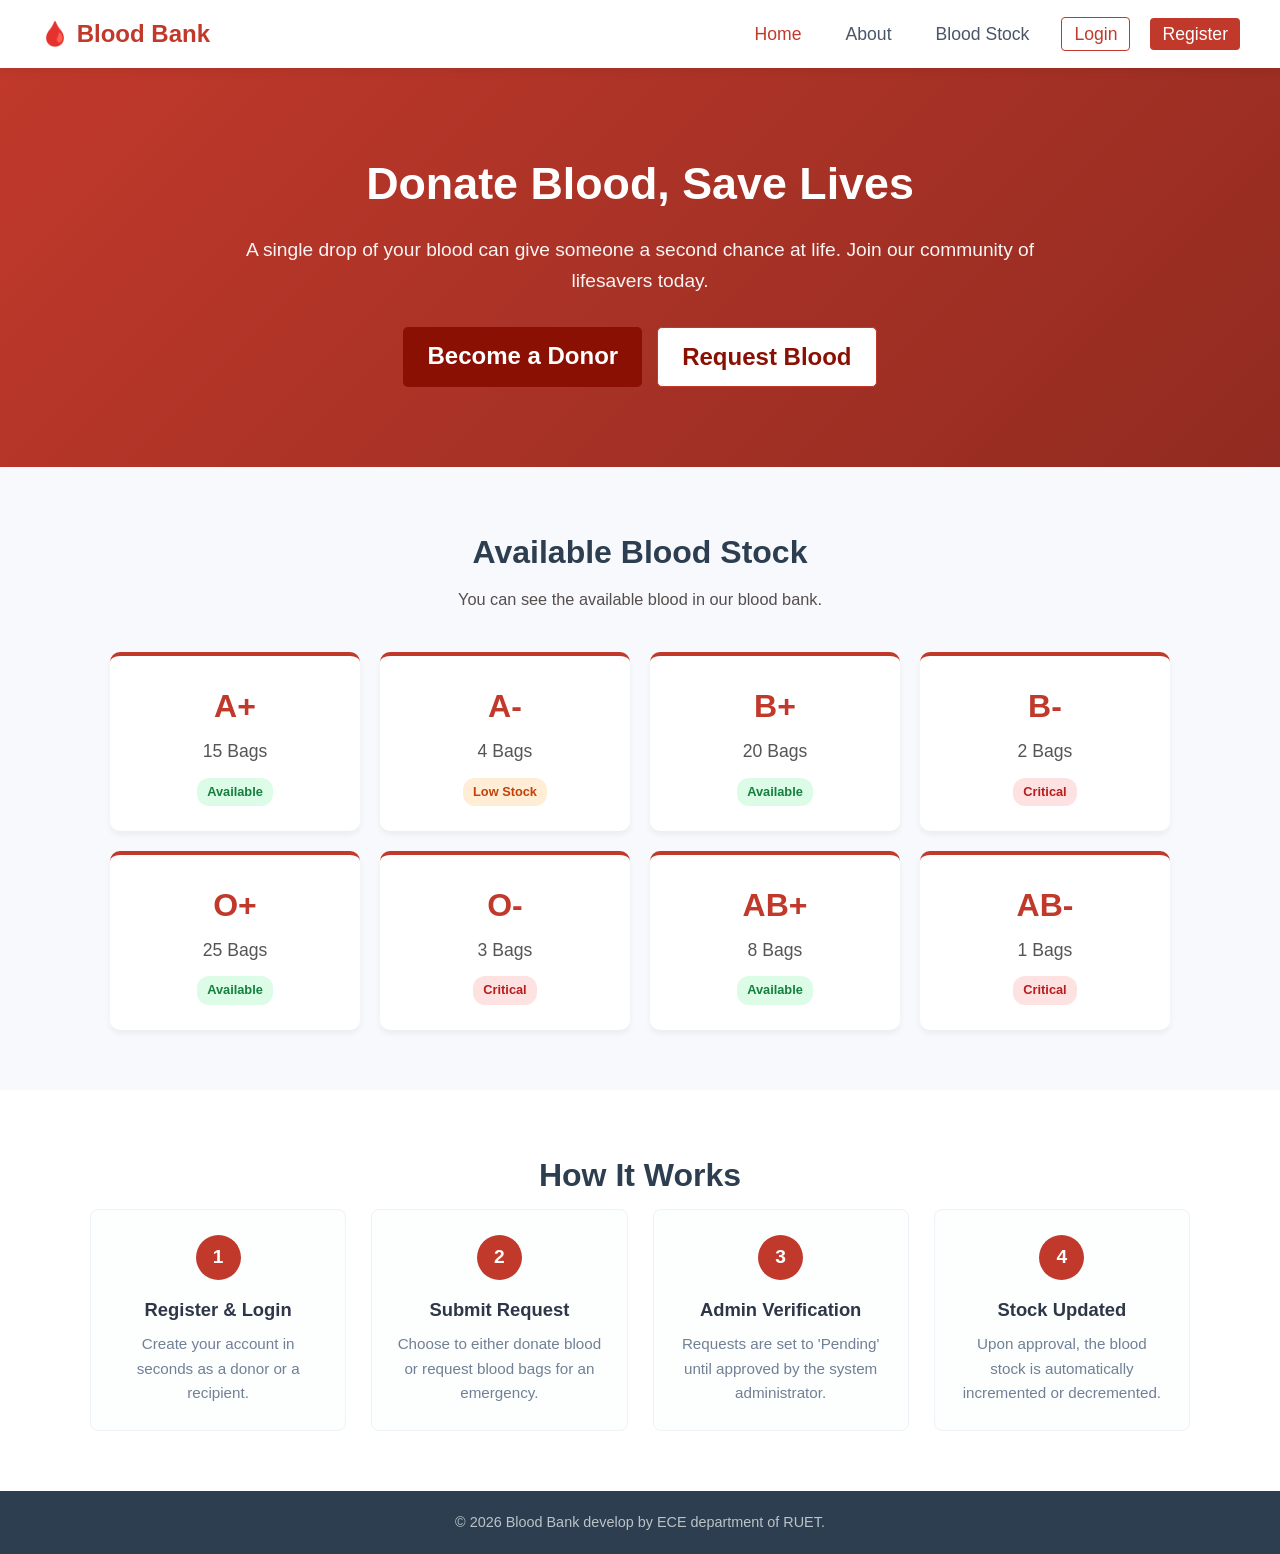
<file: index.html>
<!DOCTYPE html>
<html lang="en">
<head>
    <meta charset="UTF-8">
    <meta name="viewport" content="width=device-width, initial-scale=1.0">
    <title>Blood Bank Managment System</title>
    <link rel="stylesheet" href="style.css">
</head>
<body>

    <!-- Navigation Bar -->
    <header class="navbar">
        <div class="logo">
            <h2><a href="index.html">🩸 Blood Bank </a></h2>
        </div>
        <nav>
            <ul class="nav-links">
                <li><a href="index.html" class="active">Home</a></li>
                <li><a href="#about">About</a></li>
                <li><a href="#stock">Blood Stock</a></li>
                <li><a href="login.html" class="btn-login">Login</a></li>
                <li><a href="register.html" class="btn-register">Register</a></li>
            </ul>
        </nav>
    </header>

    <!-- Hero Section -->
    <section class="hero">
        <div class="hero-content">
            <h1>Donate Blood, Save Lives</h1>
            <p>A single drop of your blood can give someone a second chance at life. Join our community of lifesavers today.</p>
            <div class="hero-buttons">
                <a href="login.html" class="btn btn-primary">Become a Donor</a>
                <a href="login.html" class="btn btn-secondary">Request Blood</a>
            </div>
        </div>
    </section>

    <!-- Blood Stock Preview Section -->
    <section class="stock-section" id="stock">
        <h2 class="section-title">Available Blood Stock</h2>
        <p class="section-subtitle">You can see the available blood in our blood bank.</p>
        
        <div class="blood-grid">
            <div class="blood-card">
                <h3>A+</h3>
                <p class="units">15 Bags</p>
                <span class="badge available">Available</span>
            </div>
            <div class="blood-card">
                <h3>A-</h3>
                <p class="units">4 Bags</p>
                <span class="badge low">Low Stock</span>
            </div>
            <div class="blood-card">
                <h3>B+</h3>
                <p class="units">20 Bags</p>
                <span class="badge available">Available</span>
            </div>
            <div class="blood-card">
                <h3>B-</h3>
                <p class="units">2 Bags</p>
                <span class="badge critical">Critical</span>
            </div>
            <div class="blood-card">
                <h3>O+</h3>
                <p class="units">25 Bags</p>
                <span class="badge available">Available</span>
            </div>
            <div class="blood-card">
                <h3>O-</h3>
                <p class="units">3 Bags</p>
                <span class="badge critical">Critical</span>
            </div>
            <div class="blood-card">
                <h3>AB+</h3>
                <p class="units">8 Bags</p>
                <span class="badge available">Available</span>
            </div>
            <div class="blood-card">
                <h3>AB-</h3>
                <p class="units">1 Bags</p>
                <span class="badge critical">Critical</span>
            </div>
        </div>
    </section>

    <!-- How It Works / About Section -->
    <section class="about-section" id="about">
        <h2 class="section-title">How It Works</h2>
        <div class="features-grid">
            <div class="feature-card">
                <div class="feature-icon">1</div>
                <h3>Register & Login</h3>
                <p>Create your account in seconds as a donor or a recipient.</p>
            </div>
            <div class="feature-card">
                <div class="feature-icon">2</div>
                <h3>Submit Request</h3>
                <p>Choose to either donate blood or request blood bags for an emergency.</p>
            </div>
            <div class="feature-card">
                <div class="feature-icon">3</div>
                <h3>Admin Verification</h3>
                <p>Requests are set to 'Pending' until approved by the system administrator.</p>
            </div>
            <div class="feature-card">
                <div class="feature-icon">4</div>
                <h3>Stock Updated</h3>
                <p>Upon approval, the blood stock is automatically incremented or decremented.</p>
            </div>
        </div>
    </section>

    <!-- Footer -->
    <footer>
        <p>&copy; 2026 Blood Bank develop by ECE department of RUET.</p>
    </footer>

</body>
</html>
</file>
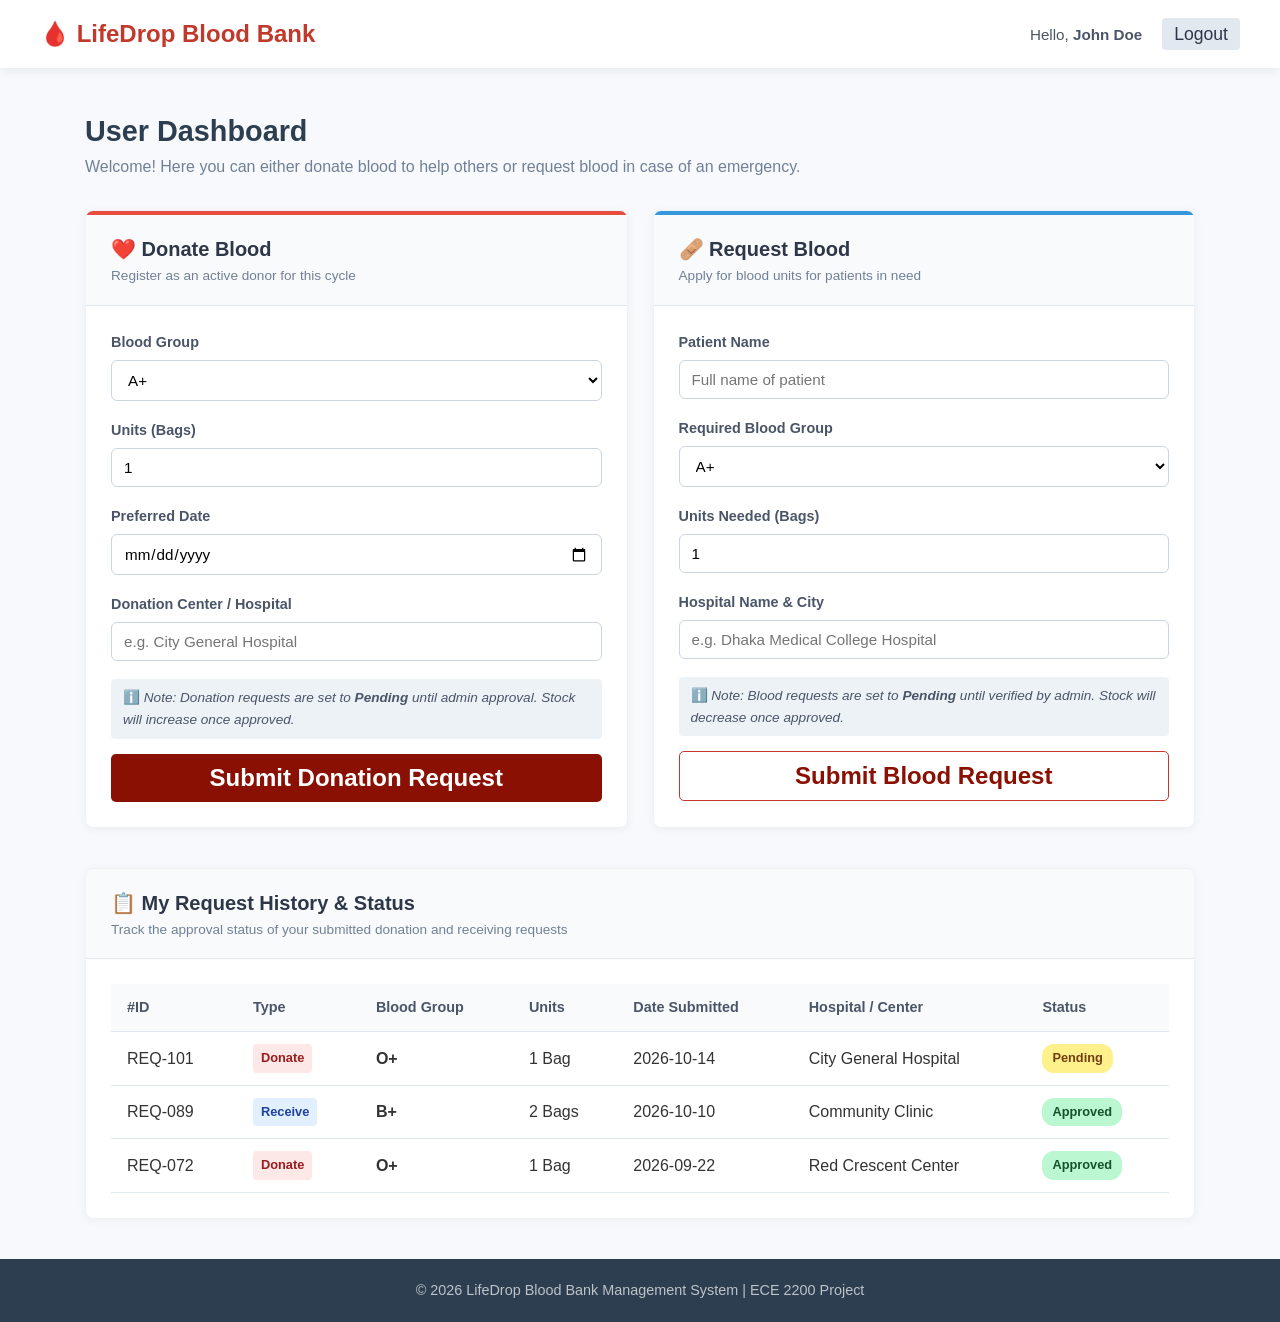
<file: dashboard.html>
<!DOCTYPE html>
<html lang="en">
<head>
    <meta charset="UTF-8">
    <meta name="viewport" content="width=device-width, initial-scale=1.0">
    <title>User Dashboard - LifeDrop Blood Bank</title>
    <link rel="stylesheet" href="style.css">
</head>
<body>

    <!-- Navigation Bar -->
    <header class="navbar">
        <div class="logo">
            <a href="index.html"><h2>🩸 LifeDrop Blood Bank</h2></a>
        </div>
        <nav>
            <ul class="nav-links">
                <li><span class="user-greeting">Hello, <strong>John Doe</strong></span></li>
                <li><a href="index.html" class="btn-logout">Logout</a></li>
            </ul>
        </nav>
    </header>

    <!-- Dashboard Main Content -->
    <main class="dashboard-container">
        
        <div class="dashboard-header">
            <h2>User Dashboard</h2>
            <p>Welcome! Here you can either donate blood to help others or request blood in case of an emergency.</p>
        </div>

        <!-- Two Action Cards: Donate or Receive -->
        <div class="action-grid">
            
            <!-- Option 1: Donate Blood Form -->
            <div class="card action-card">
                <div class="card-header donor-header">
                    <h3>❤️ Donate Blood</h3>
                    <p>Register as an active donor for this cycle</p>
                </div>
                <div class="card-body">
                    <form action="#" method="POST" onsubmit="event.preventDefault(); alert('Frontend prototype: When PHP backend is linked in Week 4, this request will be inserted with status Pending!');">
                        <div class="form-group">
                            <label for="donate_bloodgroup">Blood Group</label>
                            <select id="donate_bloodgroup" name="donate_bloodgroup" required>
                                <option value="A+">A+</option>
                                <option value="A-">A-</option>
                                <option value="B+">B+</option>
                                <option value="B-">B-</option>
                                <option value="AB+">AB+</option>
                                <option value="AB-">AB-</option>
                                <option value="O+">O+</option>
                                <option value="O-">O-</option>
                            </select>
                        </div>

                        <div class="form-group">
                            <label for="donate_units">Units (Bags)</label>
                            <input type="number" id="donate_units" name="donate_units" min="1" max="2" value="1" required>
                        </div>

                        <div class="form-group">
                            <label for="donate_date">Preferred Date</label>
                            <input type="date" id="donate_date" name="donate_date" required>
                        </div>

                        <div class="form-group">
                            <label for="hospital_center">Donation Center / Hospital</label>
                            <input type="text" id="hospital_center" name="hospital_center" placeholder="e.g. City General Hospital" required>
                        </div>

                        <p class="note-text">ℹ️ <em>Note: Donation requests are set to <strong>Pending</strong> until admin approval. Stock will increase once approved.</em></p>

                        <button type="submit" class="btn btn-primary btn-block">Submit Donation Request</button>
                    </form>
                </div>
            </div>

            <!-- Option 2: Receive / Request Blood Form -->
            <div class="card action-card">
                <div class="card-header receiver-header">
                    <h3>🩹 Request Blood</h3>
                    <p>Apply for blood units for patients in need</p>
                </div>
                <div class="card-body">
                    <form action="#" method="POST" onsubmit="event.preventDefault(); alert('Frontend prototype: When PHP backend is linked in Week 4, this request will be inserted with status Pending!');">
                        <div class="form-group">
                            <label for="req_patient_name">Patient Name</label>
                            <input type="text" id="req_patient_name" name="req_patient_name" placeholder="Full name of patient" required>
                        </div>

                        <div class="form-group">
                            <label for="receive_bloodgroup">Required Blood Group</label>
                            <select id="receive_bloodgroup" name="receive_bloodgroup" required>
                                <option value="A+">A+</option>
                                <option value="A-">A-</option>
                                <option value="B+">B+</option>
                                <option value="B-">B-</option>
                                <option value="AB+">AB+</option>
                                <option value="AB-">AB-</option>
                                <option value="O+">O+</option>
                                <option value="O-">O-</option>
                            </select>
                        </div>

                        <div class="form-group">
                            <label for="req_units">Units Needed (Bags)</label>
                            <input type="number" id="req_units" name="req_units" min="1" max="5" value="1" required>
                        </div>

                        <div class="form-group">
                            <label for="req_hospital">Hospital Name & City</label>
                            <input type="text" id="req_hospital" name="req_hospital" placeholder="e.g. Dhaka Medical College Hospital" required>
                        </div>

                        <p class="note-text">ℹ️ <em>Note: Blood requests are set to <strong>Pending</strong> until verified by admin. Stock will decrease once approved.</em></p>

                        <button type="submit" class="btn btn-secondary btn-block">Submit Blood Request</button>
                    </form>
                </div>
            </div>

        </div>

        <!-- History & Status Section -->
        <section class="history-section">
            <div class="card">
                <div class="card-header">
                    <h3>📋 My Request History & Status</h3>
                    <p>Track the approval status of your submitted donation and receiving requests</p>
                </div>
                <div class="card-body table-responsive">
                    <table class="data-table">
                        <thead>
                            <tr>
                                <th>#ID</th>
                                <th>Type</th>
                                <th>Blood Group</th>
                                <th>Units</th>
                                <th>Date Submitted</th>
                                <th>Hospital / Center</th>
                                <th>Status</th>
                            </tr>
                        </thead>
                        <tbody>
                            <!-- Sample Prototype Records -->
                            <tr>
                                <td>REQ-101</td>
                                <td><span class="type-tag donate">Donate</span></td>
                                <td><strong>O+</strong></td>
                                <td>1 Bag</td>
                                <td>2026-10-14</td>
                                <td>City General Hospital</td>
                                <td><span class="badge pending">Pending</span></td>
                            </tr>
                            <tr>
                                <td>REQ-089</td>
                                <td><span class="type-tag receive">Receive</span></td>
                                <td><strong>B+</strong></td>
                                <td>2 Bags</td>
                                <td>2026-10-10</td>
                                <td>Community Clinic</td>
                                <td><span class="badge approved">Approved</span></td>
                            </tr>
                            <tr>
                                <td>REQ-072</td>
                                <td><span class="type-tag donate">Donate</span></td>
                                <td><strong>O+</strong></td>
                                <td>1 Bag</td>
                                <td>2026-09-22</td>
                                <td>Red Crescent Center</td>
                                <td><span class="badge approved">Approved</span></td>
                            </tr>
                        </tbody>
                    </table>
                </div>
            </div>
        </section>

    </main>

    <!-- Footer -->
    <footer>
        <p>&copy; 2026 LifeDrop Blood Bank Management System | ECE 2200 Project</p>
    </footer>

</body>
</html>
</file>
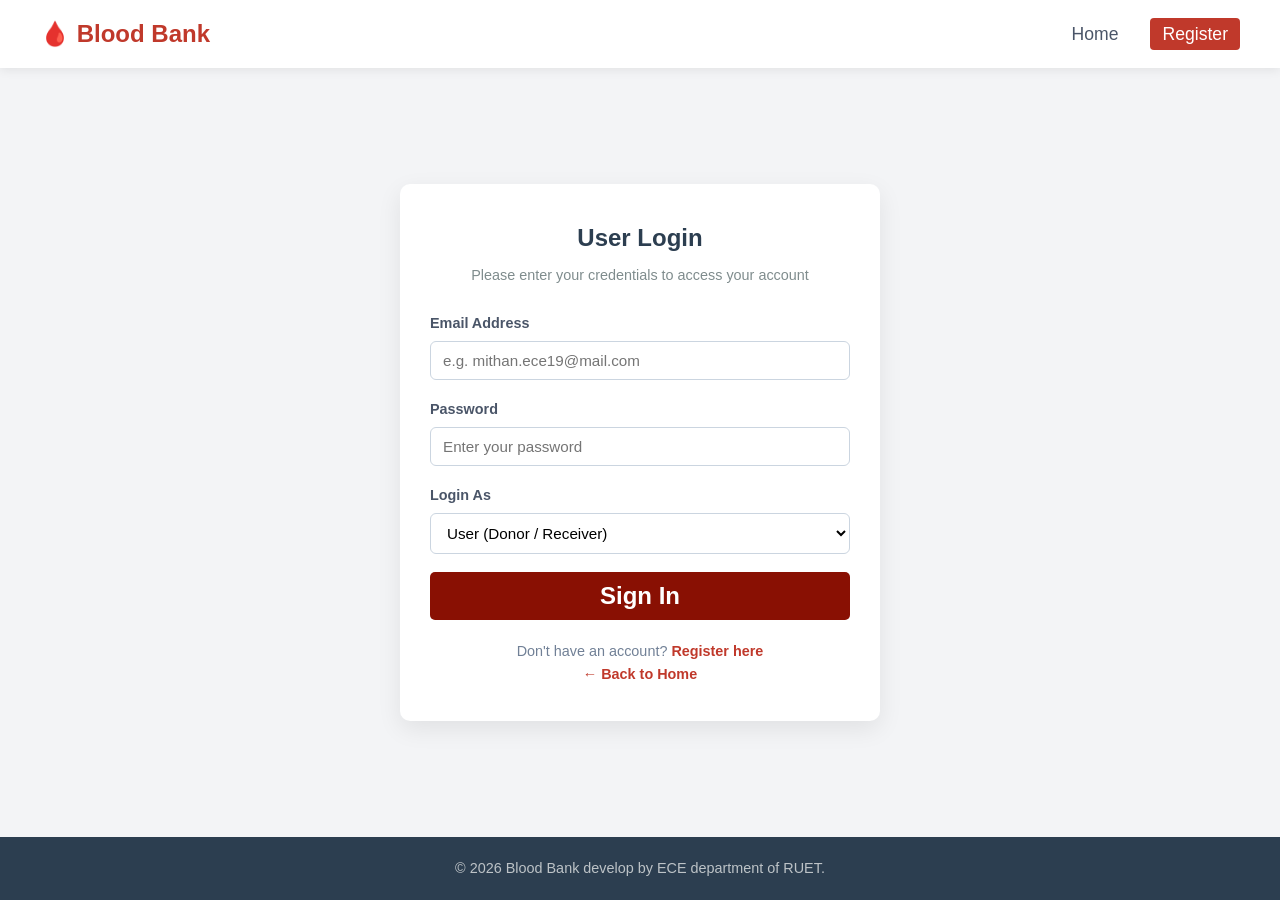
<file: login.html>
<!DOCTYPE html>
<html lang="en">
<head>
    <meta charset="UTF-8">
    <meta name="viewport" content="width=device-width, initial-scale=1.0">
    <title>Login - LifeDrop Blood Bank</title>
    <link rel="stylesheet" href="style.css">
</head>
<body class="auth-body">

    <!-- Small Navigation Header -->
    <header class="navbar">
        <div class="logo">
            <a href="index.html"><h2>🩸 Blood Bank</h2></a>
        </div>
        <nav>
            <ul class="nav-links">
                <li><a href="index.html">Home</a></li>
                <li><a href="register.html" class="btn-register">Register</a></li>
            </ul>
        </nav>
    </header>

    <!-- Login Container -->
    <main class="form-wrapper">
        <div class="form-card">
            <h2>User Login</h2>
            <p class="form-subtitle">Please enter your credentials to access your account</p>

            <form action="dashboard.html" method="GET">
                <!-- Email Field -->
                <div class="form-group">
                    <label for="email">Email Address</label>
                    <input type="email" id="email" name="email" placeholder="e.g. mithan.ece19@mail.com" required>
                </div>

                <!-- Password Field -->
                <div class="form-group">
                    <label for="password">Password</label>
                    <input type="password" id="password" name="password" placeholder="Enter your password" required>
                </div>

                <!-- Role Selection -->
                <div class="form-group">
                    <label for="role">Login As</label>
                    <select id="role" name="role" required>
                        <option value="user">User (Donor / Receiver)</option>
                        <option value="admin">Administrator</option>
                    </select>
                </div>

                <!-- Submit Button -->
                <button type="submit" class="btn btn-primary btn-block">Sign In</button>
            </form>

            <div class="form-footer">
                <p>Don't have an account? <a href="register.html">Register here</a></p>
                <p><a href="index.html">← Back to Home</a></p>
            </div>
        </div>
    </main>

    <!-- Footer -->
    <footer>
         <p>&copy; 2026 Blood Bank develop by ECE department of RUET.</p>
    </footer>

</body>
</html>
</file>
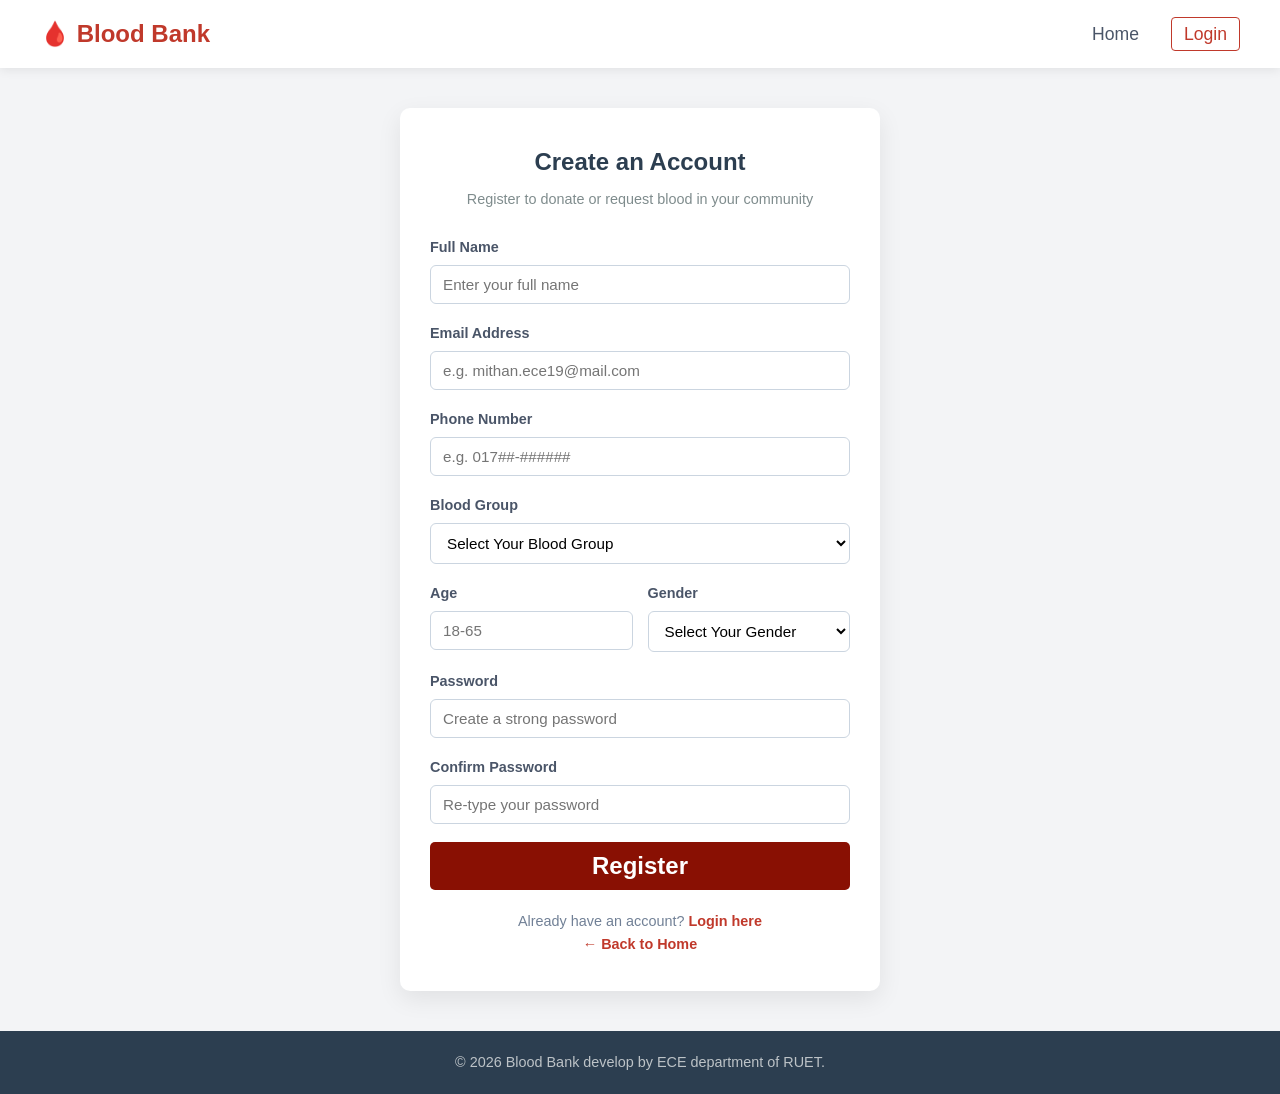
<file: register.html>
<!DOCTYPE html>
<html lang="en">
<head>
    <meta charset="UTF-8">
    <meta name="viewport" content="width=device-width, initial-scale=1.0">
    <title>Register - Blood Bank</title>
    <link rel="stylesheet" href="style.css">
</head>
<body class="auth-body">

    <!-- Header Navigation -->
    <header class="navbar">
        <div class="logo">
            <a href="index.html"><h2>🩸 Blood Bank</h2></a>
        </div>
        <nav>
            <ul class="nav-links">
                <li><a href="index.html">Home</a></li>
                <li><a href="login.html" class="btn-login">Login</a></li>
            </ul>
        </nav>
    </header>

    <!-- Registration Container -->
    <main class="form-wrapper">
        <div class="form-card">
            <h2>Create an Account</h2>
            <p class="form-subtitle">Register to donate or request blood in your community</p>

            <form action="login.html" method="GET">
                <!-- Full Name -->
                <div class="form-group">
                    <label for="fullname">Full Name</label>
                    <input type="text" id="fullname" name="fullname" placeholder="Enter your full name" required>
                </div>

                <!-- Email -->
                <div class="form-group">
                    <label for="email">Email Address</label>
                    <input type="email" id="email" name="email" placeholder="e.g. mithan.ece19@mail.com" required>
                </div>

                <!-- Phone -->
                <div class="form-group">
                    <label for="phone">Phone Number</label>
                    <input type="tel" id="phone" name="phone" placeholder="e.g. 017##-######" required>
                </div>

                <!-- Blood Group Selection -->
                <div class="form-group">
                    <label for="bloodgroup">Blood Group</label>
                    <select id="bloodgroup" name="bloodgroup" required>
                        <option value="" disabled selected>Select Your Blood Group</option>
                        <option value="A+">A+</option>
                        <option value="A-">A-</option>
                        <option value="B+">B+</option>
                        <option value="B-">B-</option>
                        <option value="AB+">AB+</option>
                        <option value="AB-">AB-</option>
                        <option value="O+">O+</option>
                        <option value="O-">O-</option>
                    </select>
                </div>

                <!-- Age & Gender in a two-column row -->
                <div class="form-row">
                    <div class="form-group half-width">
                        <label for="age">Age</label>
                        <input type="number" id="age" name="age" min="18" max="65" placeholder="18-65" required>
                    </div>
                    <div class="form-group half-width">
                        <label for="gender">Gender</label>
                        <select id="gender" name="gender" required>
                             <option value="" disabled selected>Select Your Gender</option>
                            <option value="Male">Male</option>
                            <option value="Female">Female</option>
                            <option value="Other">Other</option>
                        </select>
                    </div>
                </div>

                <!-- Password -->
                <div class="form-group">
                    <label for="password">Password</label>
                    <input type="password" id="password" name="password" placeholder="Create a strong password" required>
                </div>

                <!-- Confirm Password -->
                <div class="form-group">
                    <label for="confirm_password">Confirm Password</label>
                    <input type="password" id="confirm_password" name="confirm_password" placeholder="Re-type your password" required>
                </div>

                <!-- Submit Button -->
                <button type="submit" class="btn btn-primary btn-block">Register</button>
            </form>

            <div class="form-footer">
                <p>Already have an account? <a href="login.html">Login here</a></p>
                <p><a href="index.html">← Back to Home</a></p>
            </div>
        </div>
    </main>

    <!-- Footer -->
    <footer>
        <p>&copy; 2026 Blood Bank develop by ECE department of RUET.</p>
    </footer>

</body>
</html>
</file>
<file: style.css>
/* ========================================================
   Online Blood Bank Management System - Stylesheet
   Course: ECE 2200 Software Development Project II
   Level: Zero Level Frontend (HTML5 & CSS3) 
   ======================================================== */

/* 1. Global Reset & Basic Setup */
* {
    margin: 0;
    padding: 0;
    box-sizing: border-box;
    font-family: 'Segoe UI', Tahoma, Geneva, Verdana, sans-serif;
}

body {
    background-color: #f7f9fc;
    color: #333333;
    line-height: 1.6;
}

a {
    text-decoration: none;
    color: inherit;
}

/* 2. Navigation Bar */
.navbar {
    display: flex;
    justify-content: space-between;
    align-items: center;
    background-color: #ffffff;
    padding: 15px 40px;
    box-shadow: 0 2px 10px rgba(0, 0, 0, 0.08);
    position: sticky;
    top: 0;
    z-index: 100;
}

.logo h2 {
    color: #c0392b;
    font-size: 1.5rem;
    font-weight: 700;
}

.nav-links {
    list-style: none;
    display: flex;
    align-items: center;
    gap: 20px;
    font-size: 1.1rem;
}

.nav-links li a {
    color: #4a5568;
    font-weight: 500;
    padding: 6px 12px;
    border-radius: 4px;
    transition: all 0.3s ease;
}

.nav-links li a:hover,
.nav-links li a.active {
    color: #c0392b;
}

.btn-login {
    border: 1px solid #c0392b;
    color: #c0392b !important;
}

.btn-login:hover {
    background-color: #c0392b;
    color: #ffffff !important;
}

.btn-register {
    background-color: #c0392b;
    color: #ffffff !important;
}

.btn-register:hover {
    background-color: #a93226;
}

.btn-logout {
    background-color: #e2e8f0;
    color: #2d3748 !important;
}

.btn-logout:hover {
    background-color: #cbd5e0;
}

.user-greeting {
    font-size: 0.95rem;
    color: #4a5568;
}

/* 3. Hero Section (Home Page) */
.hero {
    background: linear-gradient(135deg, #c0392b 0%, #922b21 100%);
    color: #ffffff;
    padding: 80px 20px;
    text-align: center;
}

.hero-content {
    max-width: 800px;
    margin: 0 auto;
}

.hero-content h1 {
    font-size: 2.8rem;
    margin-bottom: 15px;
    font-weight: 700;
}

.hero-content p {
    font-size: 1.2rem;
    margin-bottom: 30px;
    opacity: 0.95;
}

.hero-buttons {
    display: flex;
    justify-content: center;
    gap: 15px;
}

/* 4. Common Buttons */
.btn {
    display: inline-block;
    padding: 10px 24px;
    border-radius: 5px;
    font-size: 1.5rem;
    font-weight: 600;
    cursor: pointer;
    border: none;
    transition: background-color 0.2s ease, transform 0.2s ease;
    text-align: center;
}

.btn:hover {
    transform: translateY(-3px);
}

.btn-primary {
    background-color: #891003;
    color: #ffffff;
}

.btn-primary:hover {
    background-color: #ffffff;
    color: #891003;
}

.btn-secondary {
    background-color: #ffffff;
    color: #891003;
    border: 1px solid #c0392b;
}

.btn-secondary:hover {
    background-color: #891003;
    color: #ffffff;
}

.btn-block {
    display: block;
    width: 100%;
}

/* 5. Section Titles */
.section-title {
    text-align: center;
    font-size: 2rem;
    color: #2c3e50;
    margin-bottom: 8px;
}

.section-subtitle {
    text-align: center;
    color: #574e4e;
    margin-bottom: 40px;
    font-size: 1.02rem;
}

/* 6. Blood Stock Preview Grid */
.stock-section {
    padding: 60px 20px;
    max-width: 1100px;
    margin: 0 auto;
}

.blood-grid {
    display: grid;
    grid-template-columns: repeat(auto-fit, minmax(200px, 1fr));
    gap: 20px;
}

.blood-card {
    background: #ffffff;
    padding: 25px;
    border-radius: 10px;
    text-align: center;
    box-shadow: 0 4px 6px rgba(0, 0, 0, 0.05);
    border-top: 4px solid #c0392b;
    transition: transform 0.3s ease;
}

.blood-card:hover {
    transform: translateY(-4px);
}

.blood-card h3 {
    font-size: 2rem;
    color: #c0392b;
    margin-bottom: 5px;
}

.blood-card .units {
    font-size: 1.1rem;
    color: #555555;
    margin-bottom: 12px;
}

/* 7. About & Features Section */
.about-section {
    background-color: #ffffff;
    padding: 60px 20px;
}

.features-grid {
    display: grid;
    grid-template-columns: repeat(auto-fit, minmax(220px, 1fr));
    gap: 25px;
    max-width: 1100px;
    margin: 0 auto;
}

.feature-card {
    background: #fdfefe;
    border: 1px solid #edf2f7;
    padding: 25px;
    border-radius: 8px;
    text-align: center;
}

.feature-icon {
    width: 45px;
    height: 45px;
    background-color: #c0392b;
    color: #ffffff;
    border-radius: 50%;
    display: flex;
    align-items: center;
    justify-content: center;
    font-weight: bold;
    font-size: 1.2rem;
    margin: 0 auto 15px auto;
}

.feature-card h3 {
    font-size: 1.15rem;
    color: #2d3748;
    margin-bottom: 8px;
}

.feature-card p {
    color: #718096;
    font-size: 0.95rem;
}

/* 8. Authentication Forms (Login & Register) */
.auth-body {
    background-color: #f3f4f6;
    min-height: 100vh;
    display: flex;
    flex-direction: column;
}

.form-wrapper {
    flex: 1;
    display: flex;
    justify-content: center;
    align-items: center;
    padding: 40px 20px;
}

.form-card {
    background: #ffffff;
    width: 100%;
    max-width: 480px;
    padding: 35px 30px;
    border-radius: 10px;
    box-shadow: 0 8px 24px rgba(0, 0, 0, 0.08);
}

.form-card h2 {
    color: #2c3e50;
    text-align: center;
    margin-bottom: 6px;
}

.form-subtitle {
    text-align: center;
    color: #7f8c8d;
    font-size: 0.9rem;
    margin-bottom: 25px;
}

.form-group {
    margin-bottom: 18px;
}

.form-group label {
    display: block;
    margin-bottom: 6px;
    font-weight: 600;
    font-size: 0.9rem;
    color: #4a5568;
}

.form-group input,
.form-group select {
    width: 100%;
    padding: 10px 12px;
    border: 1px solid #cbd5e0;
    border-radius: 6px;
    font-size: 0.95rem;
    background-color: #ffffff;
    transition: border-color 0.2s ease;
}

.form-group input:focus,
.form-group select:focus {
    outline: none;
    border-color: #c0392b;
}

.form-row {
    display: flex;
    gap: 15px;
}

.half-width {
    flex: 1;
}

.form-footer {
    text-align: center;
    margin-top: 20px;
    font-size: 0.9rem;
    color: #718096;
}

.form-footer a {
    color: #c0392b;
    font-weight: 600;
}

.form-footer a:hover {
    text-decoration: underline;
}

/* 9. User Dashboard Styling */
.dashboard-container {
    max-width: 1150px;
    margin: 40px auto;
    padding: 0 20px;
}

.dashboard-header {
    margin-bottom: 30px;
}

.dashboard-header h2 {
    color: #2c3e50;
    font-size: 1.8rem;
}

.dashboard-header p {
    color: #718096;
}

.action-grid {
    display: grid;
    grid-template-columns: repeat(auto-fit, minmax(320px, 1fr));
    gap: 25px;
    margin-bottom: 40px;
}

.card {
    background: #ffffff;
    border-radius: 8px;
    box-shadow: 0 2px 10px rgba(0, 0, 0, 0.05);
    overflow: hidden;
    border: 1px solid #edf2f7;
}

.card-header {
    padding: 18px 25px;
    background-color: #f8fafc;
    border-bottom: 1px solid #e2e8f0;
}

.card-header h3 {
    font-size: 1.25rem;
    color: #2d3748;
}

.card-header p {
    font-size: 0.85rem;
    color: #718096;
}

.donor-header {
    border-top: 4px solid #e74c3c;
}

.receiver-header {
    border-top: 4px solid #3498db;
}

.card-body {
    padding: 25px;
}

.note-text {
    font-size: 0.85rem;
    color: #4a5568;
    background-color: #edf2f7;
    padding: 8px 12px;
    border-radius: 4px;
    margin-bottom: 15px;
}

/* 10. Data Table & Status Badges */
.table-responsive {
    overflow-x: auto;
}

.data-table {
    width: 100%;
    border-collapse: collapse;
    text-align: left;
}

.data-table th,
.data-table td {
    padding: 12px 16px;
    border-bottom: 1px solid #e2e8f0;
}

.data-table th {
    background-color: #f8fafc;
    color: #4a5568;
    font-weight: 600;
    font-size: 0.9rem;
}

.data-table tbody tr:hover {
    background-color: #fdfefe;
}

.type-tag {
    display: inline-block;
    padding: 4px 8px;
    border-radius: 4px;
    font-size: 0.8rem;
    font-weight: 600;
}

.type-tag.donate {
    background-color: #fde8e8;
    color: #9b1c1c;
}

.type-tag.receive {
    background-color: #e1effe;
    color: #1e429f;
}

.badge {
    display: inline-block;
    padding: 4px 10px;
    border-radius: 12px;
    font-size: 0.8rem;
    font-weight: 600;
}

.badge.pending {
    background-color: #fef08a;
    color: #713f12;
}

.badge.approved {
    background-color: #bbf7d0;
    color: #14532d;
}

.badge.available {
    background-color: #dcfce7;
    color: #15803d;
}

.badge.low {
    background-color: #ffedd5;
    color: #c2410c;
}

.badge.critical {
    background-color: #fee2e2;
    color: #b91c1c;
}

/* 11. Footer */
footer {
    background-color: #2c3e50;
    color: #bdc3c7;
    text-align: center;
    padding: 20px;
    margin-top: auto;
    font-size: 0.9rem;
}

/* 12. Responsiveness for Mobile Devices */
@media (max-width: 768px) {
    .navbar {
        flex-direction: column;
        gap: 15px;
        padding: 15px 20px;
    }

    .nav-links {
        flex-wrap: wrap;
        justify-content: center;
    }

    .hero-content h1 {
        font-size: 2rem;
    }

    .form-row {
        flex-direction: column;
        gap: 0;
    }
}
</file>
